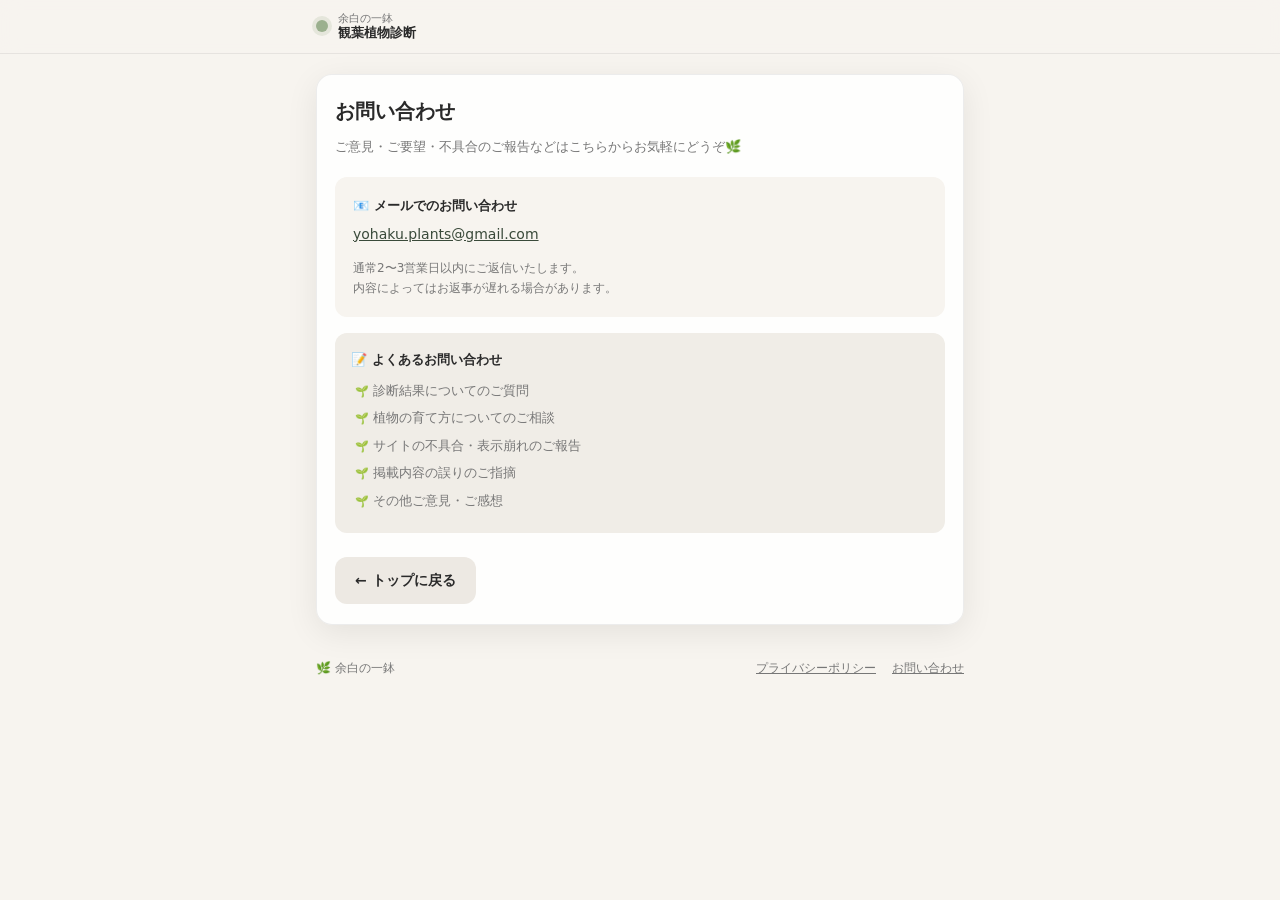
<file: contact.html>
<!doctype html>
<html lang="ja">
<head>
  <meta charset="utf-8" />
  <meta name="viewport" content="width=device-width, initial-scale=1" />
  <title>お問い合わせ｜余白の一鉢</title>
  <link rel="stylesheet" href="./style.css?v=10" />
</head>
<body id="top">

  <header class="site-header">
    <div class="container header-row">
      <a class="brand" href="./index.html">
        <span class="brand-mark"></span>
        <span class="brand-text">
          <span class="brand-sub">余白の一鉢</span>
          <span class="brand-main">観葉植物診断</span>
        </span>
      </a>
    </div>
  </header>

  <main class="container">
    <section class="card" style="margin-top:20px">
      <h1 style="font-size:20px;font-weight:700;margin-bottom:8px">お問い合わせ</h1>
      <p class="text-muted" style="font-size:13px;margin-bottom:20px">
        ご意見・ご要望・不具合のご報告などはこちらからお気軽にどうぞ🌿
      </p>

      <!-- Google フォームを使う場合はここに埋め込みコードを貼る -->
      <!-- <iframe src="https://docs.google.com/forms/d/e/XXXXXXXXXX/viewform?embedded=true" width="100%" height="600" frameborder="0" marginheight="0" marginwidth="0">読み込んでいます…</iframe> -->

      <div class="contact-box">
        <div class="contact-item">
          <div class="contact-label">📧 メールでのお問い合わせ</div>
          <div class="contact-value">
            <!-- メールアドレスをここに入力 -->
            <a href="mailto:yohaku.plants@gmail.com">yohaku.plants@gmail.com</a>
          </div>
        </div>
        <div class="contact-note">
          通常2〜3営業日以内にご返信いたします。<br>
          内容によってはお返事が遅れる場合があります。
        </div>
      </div>

      <div class="contact-guide">
        <div class="contact-guide-title">📝 よくあるお問い合わせ</div>
        <ul>
          <li>診断結果についてのご質問</li>
          <li>植物の育て方についてのご相談</li>
          <li>サイトの不具合・表示崩れのご報告</li>
          <li>掲載内容の誤りのご指摘</li>
          <li>その他ご意見・ご感想</li>
        </ul>
      </div>

      <div class="actionsRow" style="margin-top:24px">
        <a href="./index.html" class="btn ghost">← トップに戻る</a>
      </div>
    </section>

    <footer class="footer">
      <span>🌿 余白の一鉢</span>
      <div class="footer-links">
        <a href="./privacy.html">プライバシーポリシー</a>
        <a href="./contact.html">お問い合わせ</a>
      </div>
    </footer>
  </main>

</body>
</html>
</file>
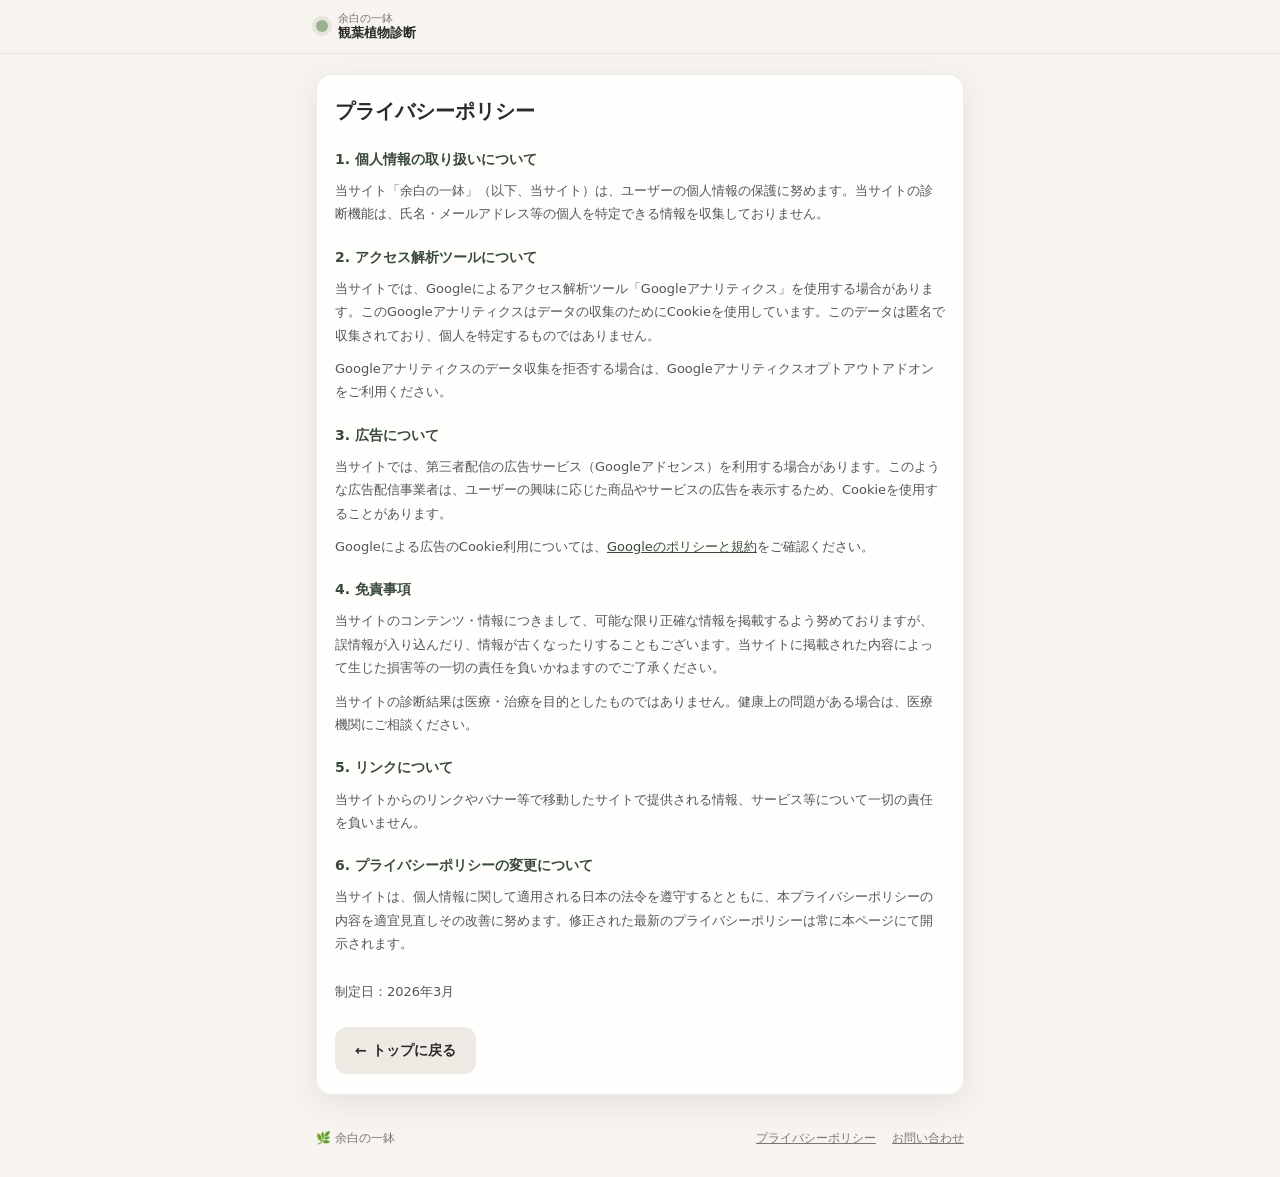
<file: privacy.html>
<!doctype html>
<html lang="ja">
<head>
  <meta charset="utf-8" />
  <meta name="viewport" content="width=device-width, initial-scale=1" />
  <title>プライバシーポリシー｜余白の一鉢</title>
  <link rel="stylesheet" href="./style.css?v=10" />
</head>
<body id="top">

  <header class="site-header">
    <div class="container header-row">
      <a class="brand" href="./index.html">
        <span class="brand-mark"></span>
        <span class="brand-text">
          <span class="brand-sub">余白の一鉢</span>
          <span class="brand-main">観葉植物診断</span>
        </span>
      </a>
    </div>
  </header>

  <main class="container">
    <section class="card" style="margin-top:20px">
      <h1 style="font-size:20px;font-weight:700;margin-bottom:20px">プライバシーポリシー</h1>

      <div class="policy-body">

        <h2>1. 個人情報の取り扱いについて</h2>
        <p>当サイト「余白の一鉢」（以下、当サイト）は、ユーザーの個人情報の保護に努めます。当サイトの診断機能は、氏名・メールアドレス等の個人を特定できる情報を収集しておりません。</p>

        <h2>2. アクセス解析ツールについて</h2>
        <p>当サイトでは、Googleによるアクセス解析ツール「Googleアナリティクス」を使用する場合があります。このGoogleアナリティクスはデータの収集のためにCookieを使用しています。このデータは匿名で収集されており、個人を特定するものではありません。</p>
        <p>Googleアナリティクスのデータ収集を拒否する場合は、Googleアナリティクスオプトアウトアドオンをご利用ください。</p>

        <h2>3. 広告について</h2>
        <p>当サイトでは、第三者配信の広告サービス（Googleアドセンス）を利用する場合があります。このような広告配信事業者は、ユーザーの興味に応じた商品やサービスの広告を表示するため、Cookieを使用することがあります。</p>
        <p>Googleによる広告のCookie利用については、<a href="https://policies.google.com/technologies/ads" target="_blank" rel="noopener">Googleのポリシーと規約</a>をご確認ください。</p>

        <h2>4. 免責事項</h2>
        <p>当サイトのコンテンツ・情報につきまして、可能な限り正確な情報を掲載するよう努めておりますが、誤情報が入り込んだり、情報が古くなったりすることもございます。当サイトに掲載された内容によって生じた損害等の一切の責任を負いかねますのでご了承ください。</p>
        <p>当サイトの診断結果は医療・治療を目的としたものではありません。健康上の問題がある場合は、医療機関にご相談ください。</p>

        <h2>5. リンクについて</h2>
        <p>当サイトからのリンクやバナー等で移動したサイトで提供される情報、サービス等について一切の責任を負いません。</p>

        <h2>6. プライバシーポリシーの変更について</h2>
        <p>当サイトは、個人情報に関して適用される日本の法令を遵守するとともに、本プライバシーポリシーの内容を適宜見直しその改善に努めます。修正された最新のプライバシーポリシーは常に本ページにて開示されます。</p>

        <p class="policy-date">制定日：2026年3月</p>

      </div>

      <div class="actionsRow" style="margin-top:24px">
        <a href="./index.html" class="btn ghost">← トップに戻る</a>
      </div>
    </section>

    <footer class="footer">
      <span>🌿 余白の一鉢</span>
      <div class="footer-links">
        <a href="./privacy.html">プライバシーポリシー</a>
        <a href="./contact.html">お問い合わせ</a>
      </div>
    </footer>
  </main>

</body>
</html>
</file>
<file: style.css>
/* ====== 余白の一鉢 | style.css v10 ====== */
:root {
  --bg:     #F7F4EF;
  --card:   rgba(255,255,255,.88);
  --text:   #2a2a2a;
  --muted:  #777;
  --line:   rgba(0,0,0,.07);
  --green:  #3a4a3a;
  --accent: #9BB08E;
  --shadow: 0 8px 32px rgba(0,0,0,.08);
  --radius: 16px;
  --max:    680px;
}

*, *::before, *::after { box-sizing: border-box; margin: 0; padding: 0; }
html, body { height: 100%; }

body {
  font-family: "Hiragino Sans", "Noto Sans JP", ui-sans-serif, system-ui, sans-serif;
  color: var(--text);
  background: var(--bg);
  line-height: 1.65;
}

a { color: inherit; text-decoration: none; }
.text-muted { color: var(--muted); }

.container {
  max-width: var(--max);
  margin: 0 auto;
  padding: 0 16px;
}

.hr {
  height: 1px;
  background: var(--line);
  margin: 18px 0;
}

/* ====== 広告枠 ====== */
.ad-slot {
  width: 100%;
  text-align: center;
}
.ad-slot-header {
  min-height: 4px;
  border-top: 1px solid var(--line);
}
.ad-slot-footer {
  min-height: 4px;
  margin: 8px 0;
}

/* ====== Header ====== */
.site-header {
  background: rgba(247,244,239,.92);
  border-bottom: 1px solid var(--line);
  position: sticky;
  top: 0;
  z-index: 100;
  backdrop-filter: blur(10px);
  -webkit-backdrop-filter: blur(10px);
}

.header-row {
  display: flex;
  align-items: center;
  justify-content: space-between;
  padding: 12px 16px;
}

.brand { display: flex; align-items: center; gap: 10px; }

.brand-mark {
  width: 12px; height: 12px;
  border-radius: 50%;
  background: var(--accent);
  box-shadow: 0 0 0 4px rgba(155,176,142,.2);
  flex-shrink: 0;
}

.brand-text { display: flex; flex-direction: column; line-height: 1.2; }
.brand-sub  { font-size: 11px; color: var(--muted); }
.brand-main { font-size: 13px; font-weight: 700; }

.header-pill {
  font-size: 11px;
  color: #5a7a5a;
  background: #e4ede4;
  padding: 5px 12px;
  border-radius: 999px;
}

/* ====== Card ====== */
.card {
  background: var(--card);
  border: 1px solid var(--line);
  border-radius: var(--radius);
  box-shadow: var(--shadow);
  padding: 20px 18px;
  margin: 18px 0;
}

/* ====== Buttons ====== */
.btn {
  display: inline-flex;
  align-items: center;
  justify-content: center;
  gap: 6px;
  padding: 12px 20px;
  border-radius: 12px;
  font-size: 14px;
  font-weight: 700;
  font-family: inherit;
  cursor: pointer;
  border: none;
  transition: opacity .15s, transform .1s;
  text-decoration: none;
}
.btn:active { transform: scale(.97); opacity: .8; }
.btn:disabled { opacity: .4; cursor: not-allowed; transform: none; }
.btn.primary { background: var(--green); color: #fff; }
.btn.ghost   { background: #ede9e3; color: var(--text); }

.actionsRow {
  display: flex;
  gap: 10px;
  flex-wrap: wrap;
  margin-top: 16px;
}

/* ====== Hero ====== */
.hero-deco { font-size: 36px; margin-bottom: 8px; line-height: 1; }
.hero h1   { font-size: clamp(20px, 5vw, 26px); font-weight: 700; margin-bottom: 10px; line-height: 1.35; }
.hero-actions { display: flex; gap: 10px; flex-wrap: wrap; margin-top: 14px; }
.about h2 { font-size: 15px; margin: 14px 0 8px; }
.about ul { padding-left: 4px; color: var(--muted); }
.about li { list-style: none; margin-bottom: 6px; font-size: 13px; }

/* ====== Section title ====== */
.sectionTitle { font-size: 14px; font-weight: 800; margin-bottom: 12px; }

/* ====== Progress ====== */
.embedTop {
  display: flex;
  justify-content: space-between;
  font-size: 12px;
  color: var(--muted);
  margin-bottom: 12px;
}

.progressRow {
  display: flex;
  align-items: center;
  gap: 10px;
  margin-bottom: 18px;
}

.progressTrack {
  flex: 1;
  height: 6px;
  border-radius: 999px;
  background: rgba(0,0,0,.08);
  overflow: hidden;
}

.progressFill {
  height: 100%;
  width: 0%;
  background: #7a9e7a;
  border-radius: 999px;
  transition: width .35s ease;
}

.progressText { font-size: 12px; color: var(--muted); white-space: nowrap; }

/* ====== Quiz ====== */
.quiz { display: flex; flex-direction: column; gap: 14px; }

.q {
  background: rgba(255,255,255,.7);
  border: 1px solid var(--line);
  border-radius: 14px;
  padding: 14px;
}

.q-num   { font-size: 11px; color: #bbb; margin-bottom: 6px; }
.q-title { font-size: 14px; font-weight: 700; margin-bottom: 12px; line-height: 1.55; }

.options { display: flex; flex-direction: column; gap: 8px; }

.option {
  display: flex;
  align-items: center;
  gap: 10px;
  background: #faf8f5;
  border: 1px solid #ede9e3;
  border-radius: 10px;
  padding: 10px 12px;
  cursor: pointer;
  transition: background .12s;
  font-size: 13px;
  color: var(--text);
}
.option:active { transform: scale(.98); }
.option input[type="radio"] { display: none; }
.option.selected { background: #e8f0e8; border-color: var(--accent); }

.badge {
  width: 26px; height: 26px;
  border-radius: 8px;
  display: flex; align-items: center; justify-content: center;
  font-size: 11px; font-weight: 700;
  background: #ede9e3; color: #888;
  flex-shrink: 0;
}
.option.selected .badge { background: var(--accent); color: #fff; }

/* ====== Result: type ====== */
.typeGrid {
  display: grid;
  grid-template-columns: 1fr 1fr;
  gap: 10px;
  margin: 10px 0 12px;
}

.typeBox {
  background: rgba(255,255,255,.7);
  border: 1px solid var(--line);
  border-radius: 12px;
  padding: 12px 14px;
}

.label    { font-size: 11px; color: var(--muted); margin-bottom: 4px; }
.typeName { font-size: 14px; font-weight: 900; line-height: 1.4; }

.typeSummary {
  background: #f0ede7;
  border-radius: 12px;
  padding: 14px 16px;
  font-size: 13px;
  color: #555;
  line-height: 1.8;
  margin-bottom: 14px;
}

.noteLine { font-size: 12px; color: var(--muted); margin-bottom: 14px; }

/* ====== Plant cards ====== */
.plantGrid { display: flex; flex-direction: column; gap: 16px; }

.plant {
  background: rgba(255,255,255,.8);
  border: 1px solid var(--line);
  border-radius: 14px;
  overflow: hidden;
}

.plant h3 {
  font-size: 15px;
  font-weight: 700;
  padding: 14px 14px 0;
  display: flex;
  flex-wrap: wrap;
  align-items: center;
  gap: 8px;
  line-height: 1.4;
}

.tag {
  font-size: 11px;
  color: #5a7a5a;
  background: #e4ede4;
  padding: 3px 10px;
  border-radius: 999px;
  white-space: nowrap;
}

.plant-img-wrap {
  margin: 10px 14px 0;
  border-radius: 10px;
  overflow: hidden;
  background: #dde8dd;
  aspect-ratio: 4 / 3;
}

.plant-img {
  display: block;
  width: 100%;
  height: 100%;
  object-fit: cover;
}

.plant-info { padding: 12px 14px 14px; }

.kv {
  display: grid;
  grid-template-columns: 78px 1fr;
  gap: 6px 8px;
  font-size: 12px;
  margin-bottom: 10px;
}
.k { color: var(--muted); font-weight: 700; }
.v { color: var(--text); }

.why {
  background: #f7f4ef;
  border-radius: 10px;
  padding: 10px 12px;
  font-size: 13px;
  color: #555;
  line-height: 1.75;
}

/* ====== Tips ====== */
.miniTitle { font-weight: 800; margin-bottom: 8px; }
.tips { padding-left: 4px; color: var(--muted); font-size: 13px; list-style: none; }
.tips li { margin-bottom: 5px; }
.tips li::before { content: "🌿 "; font-size: 12px; }

/* ====== 結果カード（Instagram保存用） ====== */
.result-card-wrap { margin: 16px 0; }

#resultCard {
  background: linear-gradient(160deg, #dde8dd, #f7f4ef);
  border-radius: 16px;
  padding: 28px 20px;
  text-align: center;
  border: 1px solid rgba(155,176,142,.3);
}

.rc-site   { font-size: 11px; color: #888; margin-bottom: 10px; }
.rc-deco   { font-size: 36px; margin-bottom: 10px; line-height: 1; }
.rc-type   { font-size: 20px; font-weight: 900; color: #2a2a2a; margin-bottom: 6px; line-height: 1.35; }
.rc-sub    { font-size: 12px; color: #888; margin-bottom: 16px; }
.rc-plants { font-size: 13px; color: #3a4a3a; font-weight: 700; margin-bottom: 16px; line-height: 2; }
.rc-url    { font-size: 11px; color: #aaa; }

/* ====== シェアボタン ====== */
.share-box {
  background: #f0ede7;
  border-radius: 14px;
  padding: 18px 16px;
  margin: 16px 0;
}

.share-title {
  font-size: 13px;
  font-weight: 800;
  color: #555;
  margin-bottom: 14px;
  text-align: center;
}

.share-btns {
  display: flex;
  flex-direction: column;
  gap: 10px;
}

.share-btn {
  display: flex;
  align-items: center;
  justify-content: center;
  gap: 8px;
  padding: 13px 20px;
  border-radius: 12px;
  font-size: 14px;
  font-weight: 700;
  font-family: inherit;
  cursor: pointer;
  border: none;
  width: 100%;
  transition: opacity .15s, transform .1s;
}
.share-btn:active   { transform: scale(.97); opacity: .8; }
.share-btn:disabled { opacity: .6; cursor: not-allowed; }

.share-btn-x     { background: #000;    color: #fff; }
.share-btn-insta { background: linear-gradient(135deg,#f58529,#dd2a7b,#8134af); color: #fff; }
.share-btn-line  { background: #06C755; color: #fff; }
.share-btn-fb    { background: #1877F2; color: #fff; }

.share-note {
  font-size: 11px;
  color: #aaa;
  margin-top: 12px;
  line-height: 1.7;
  text-align: center;
}

/* ====== Footer ====== */
.footer {
  display: flex;
  justify-content: space-between;
  align-items: center;
  padding: 16px 0 28px;
  font-size: 12px;
  color: var(--muted);
  flex-wrap: wrap;
  gap: 8px;
}

.footer-links {
  display: flex;
  gap: 16px;
}

.footer-links a {
  color: var(--muted);
  font-size: 12px;
  text-decoration: underline;
}

/* ====== Privacy / Contact ====== */
.policy-body h2 {
  font-size: 14px;
  font-weight: 700;
  margin: 20px 0 8px;
  color: var(--green);
}

.policy-body p {
  font-size: 13px;
  color: #555;
  line-height: 1.8;
  margin-bottom: 10px;
}

.policy-body a {
  color: var(--green);
  text-decoration: underline;
}

.policy-date {
  font-size: 12px;
  color: var(--muted);
  margin-top: 24px;
}

.contact-box {
  background: #f7f4ef;
  border-radius: 12px;
  padding: 18px;
  margin-bottom: 16px;
}

.contact-label {
  font-size: 13px;
  font-weight: 700;
  margin-bottom: 6px;
}

.contact-value {
  font-size: 14px;
  margin-bottom: 12px;
}

.contact-value a {
  color: var(--green);
  text-decoration: underline;
}

.contact-note {
  font-size: 12px;
  color: var(--muted);
  line-height: 1.7;
}

.contact-guide {
  background: #f0ede7;
  border-radius: 12px;
  padding: 16px;
}

.contact-guide-title {
  font-size: 13px;
  font-weight: 700;
  margin-bottom: 10px;
}

.contact-guide ul {
  padding-left: 4px;
  list-style: none;
}

.contact-guide li {
  font-size: 13px;
  color: var(--muted);
  margin-bottom: 6px;
}

.contact-guide li::before { content: "🌱 "; font-size: 11px; }

/* ====== Responsive ====== */
@media (min-width: 560px) {
  .options { grid-template-columns: 1fr 1fr; display: grid; }
}

@media (max-width: 559px) {
  .typeGrid { grid-template-columns: 1fr; }
  .kv       { grid-template-columns: 72px 1fr; }
}
</file>
